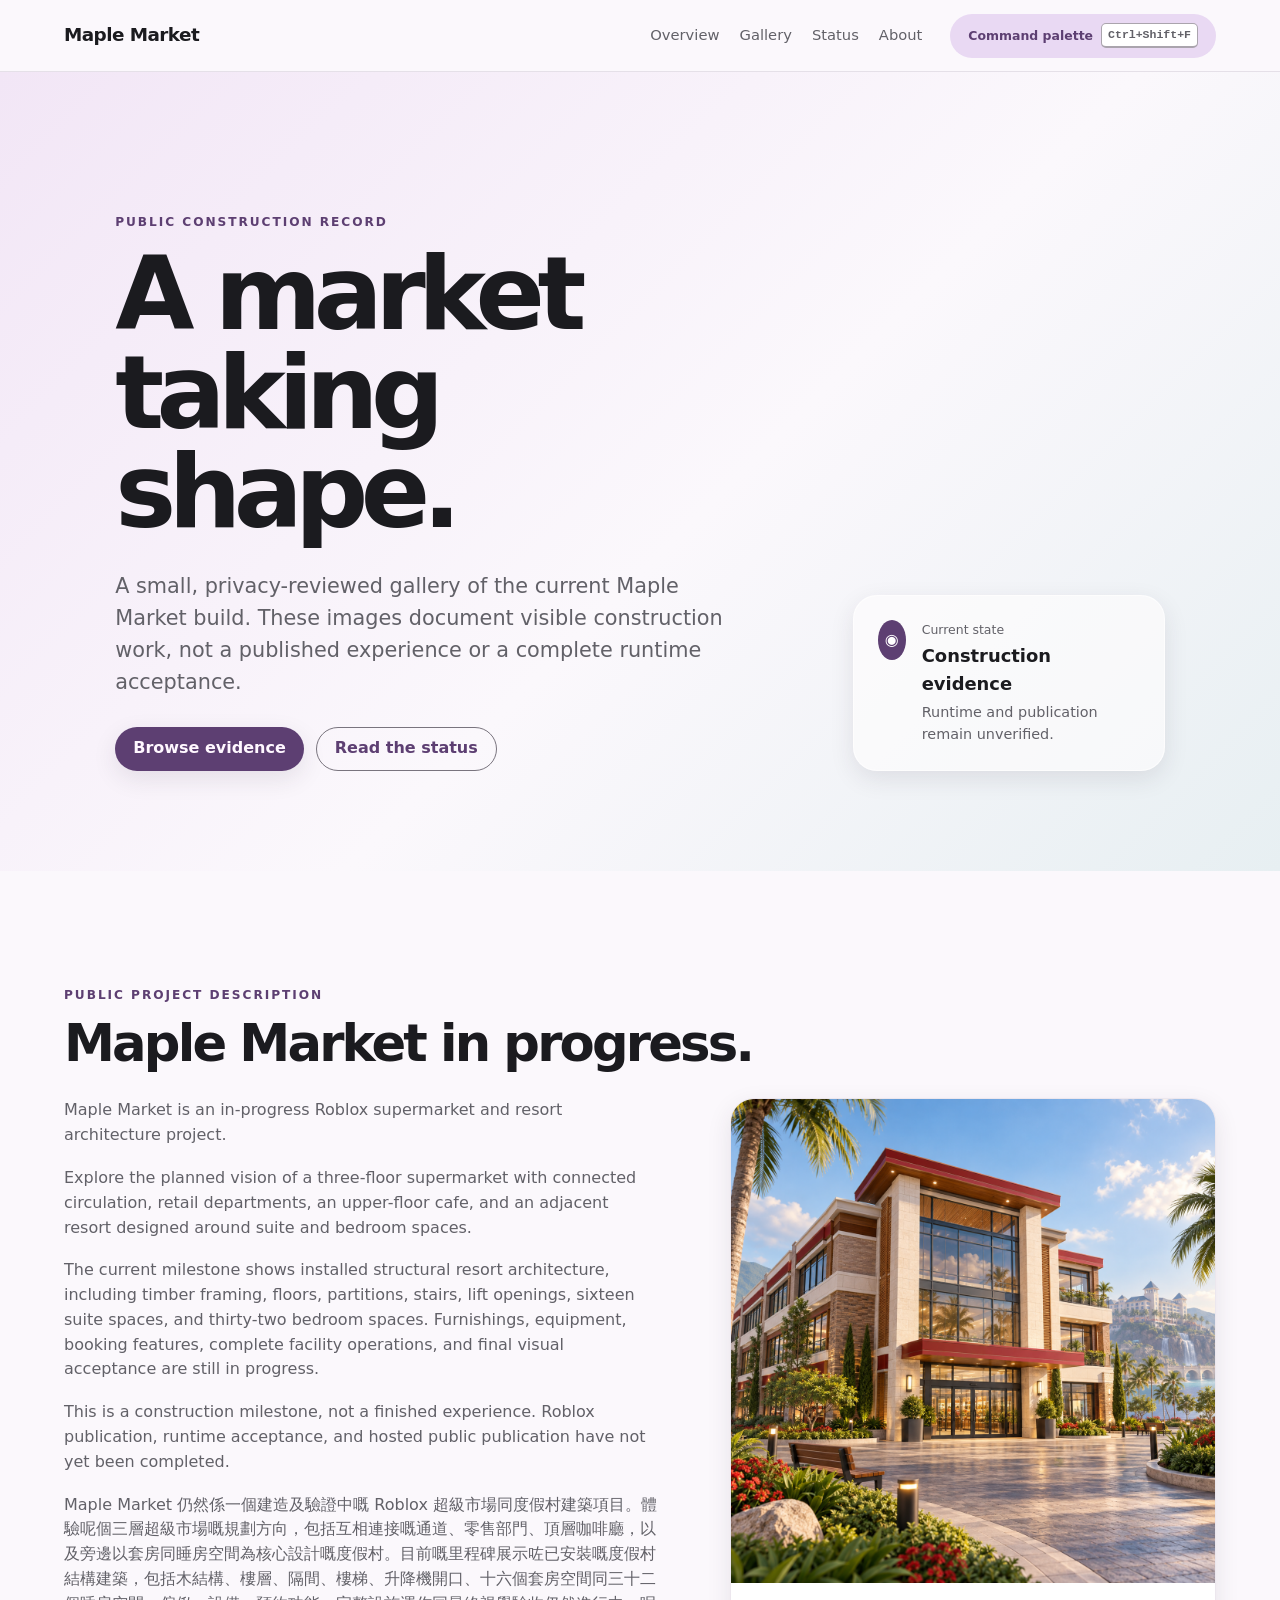
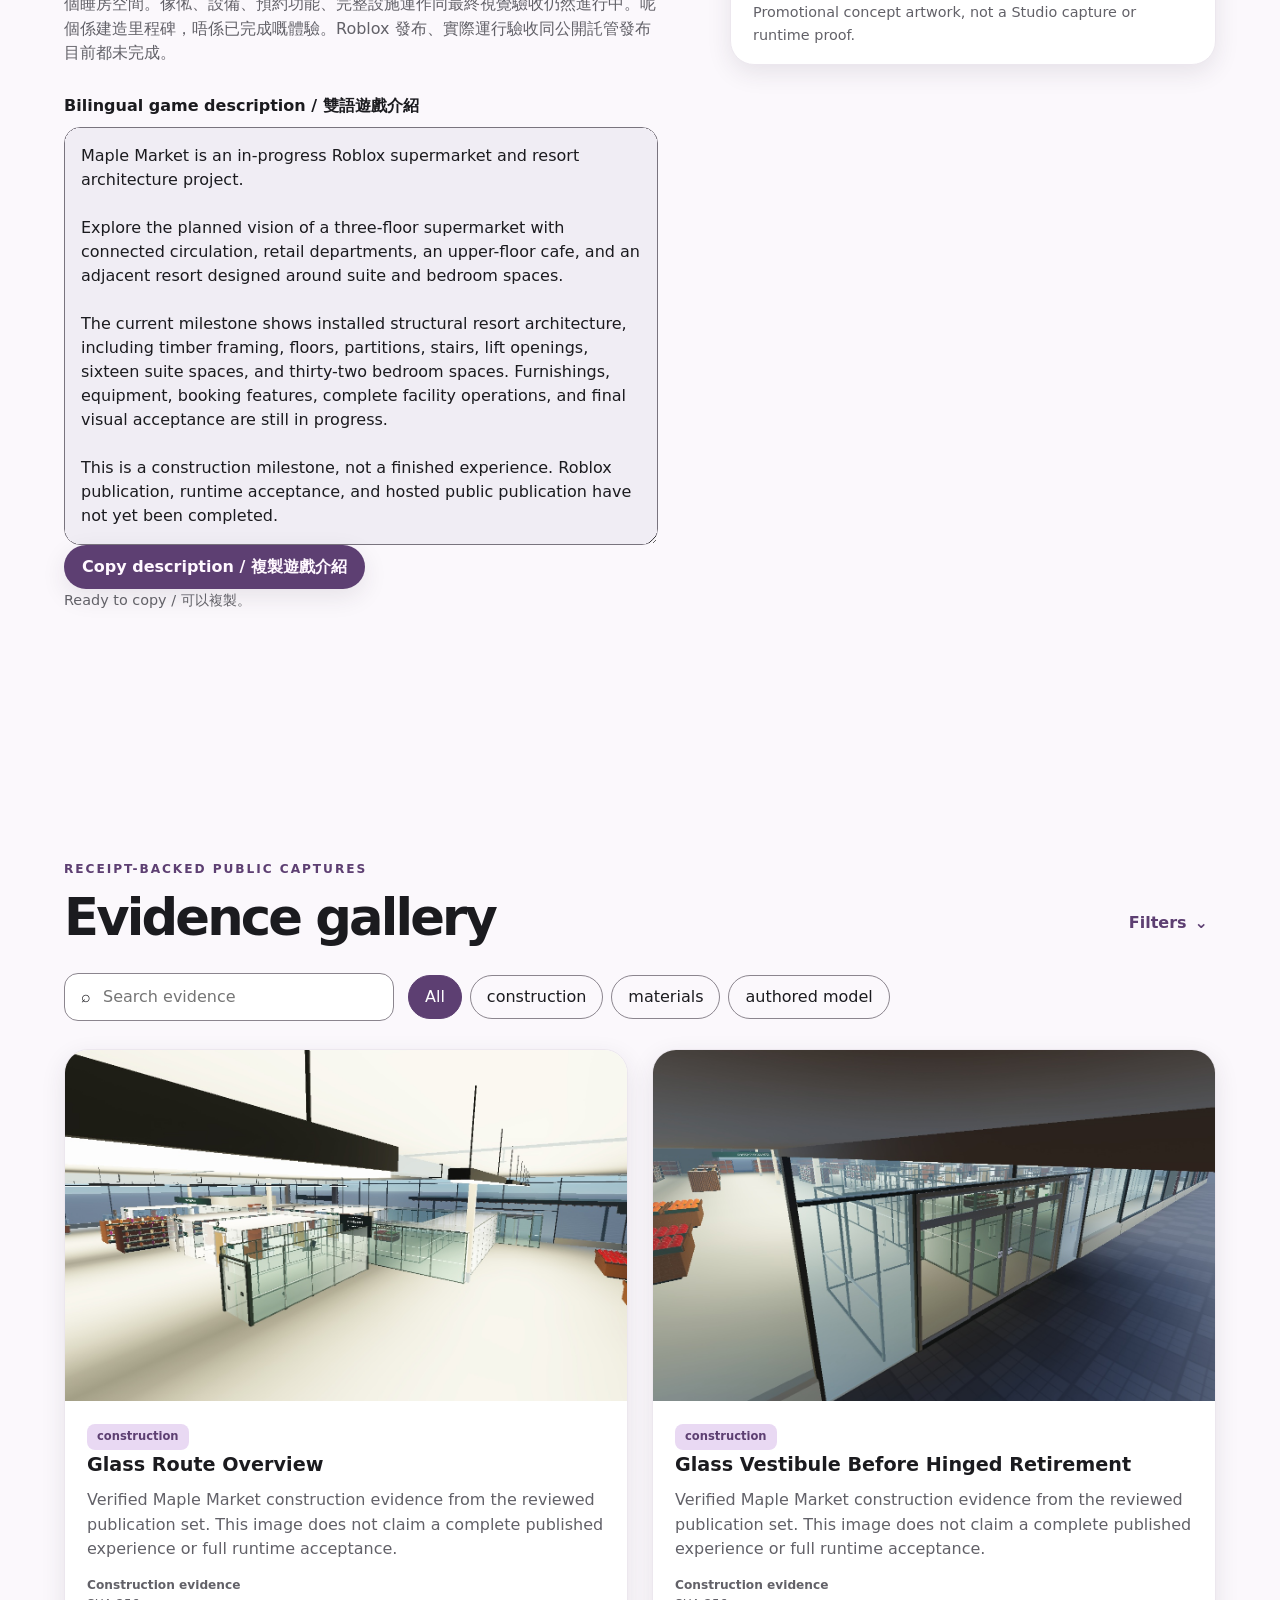
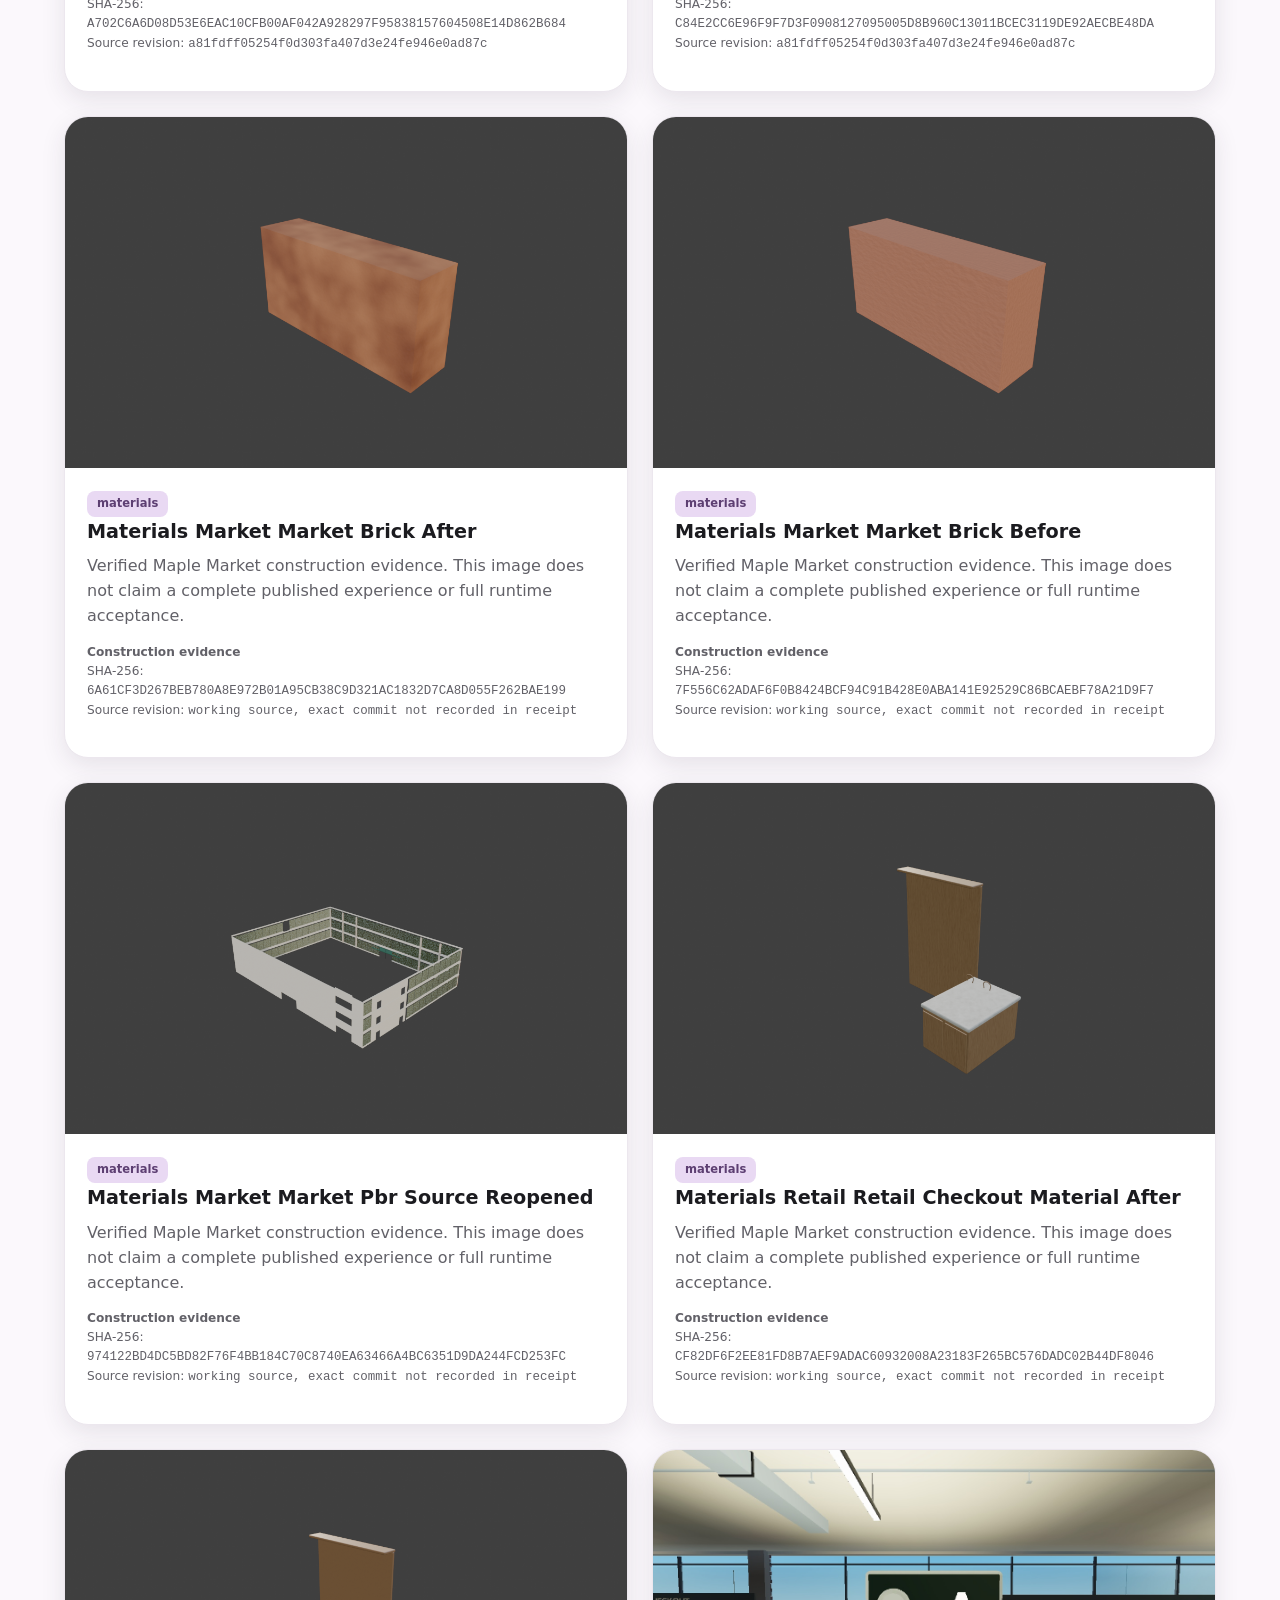
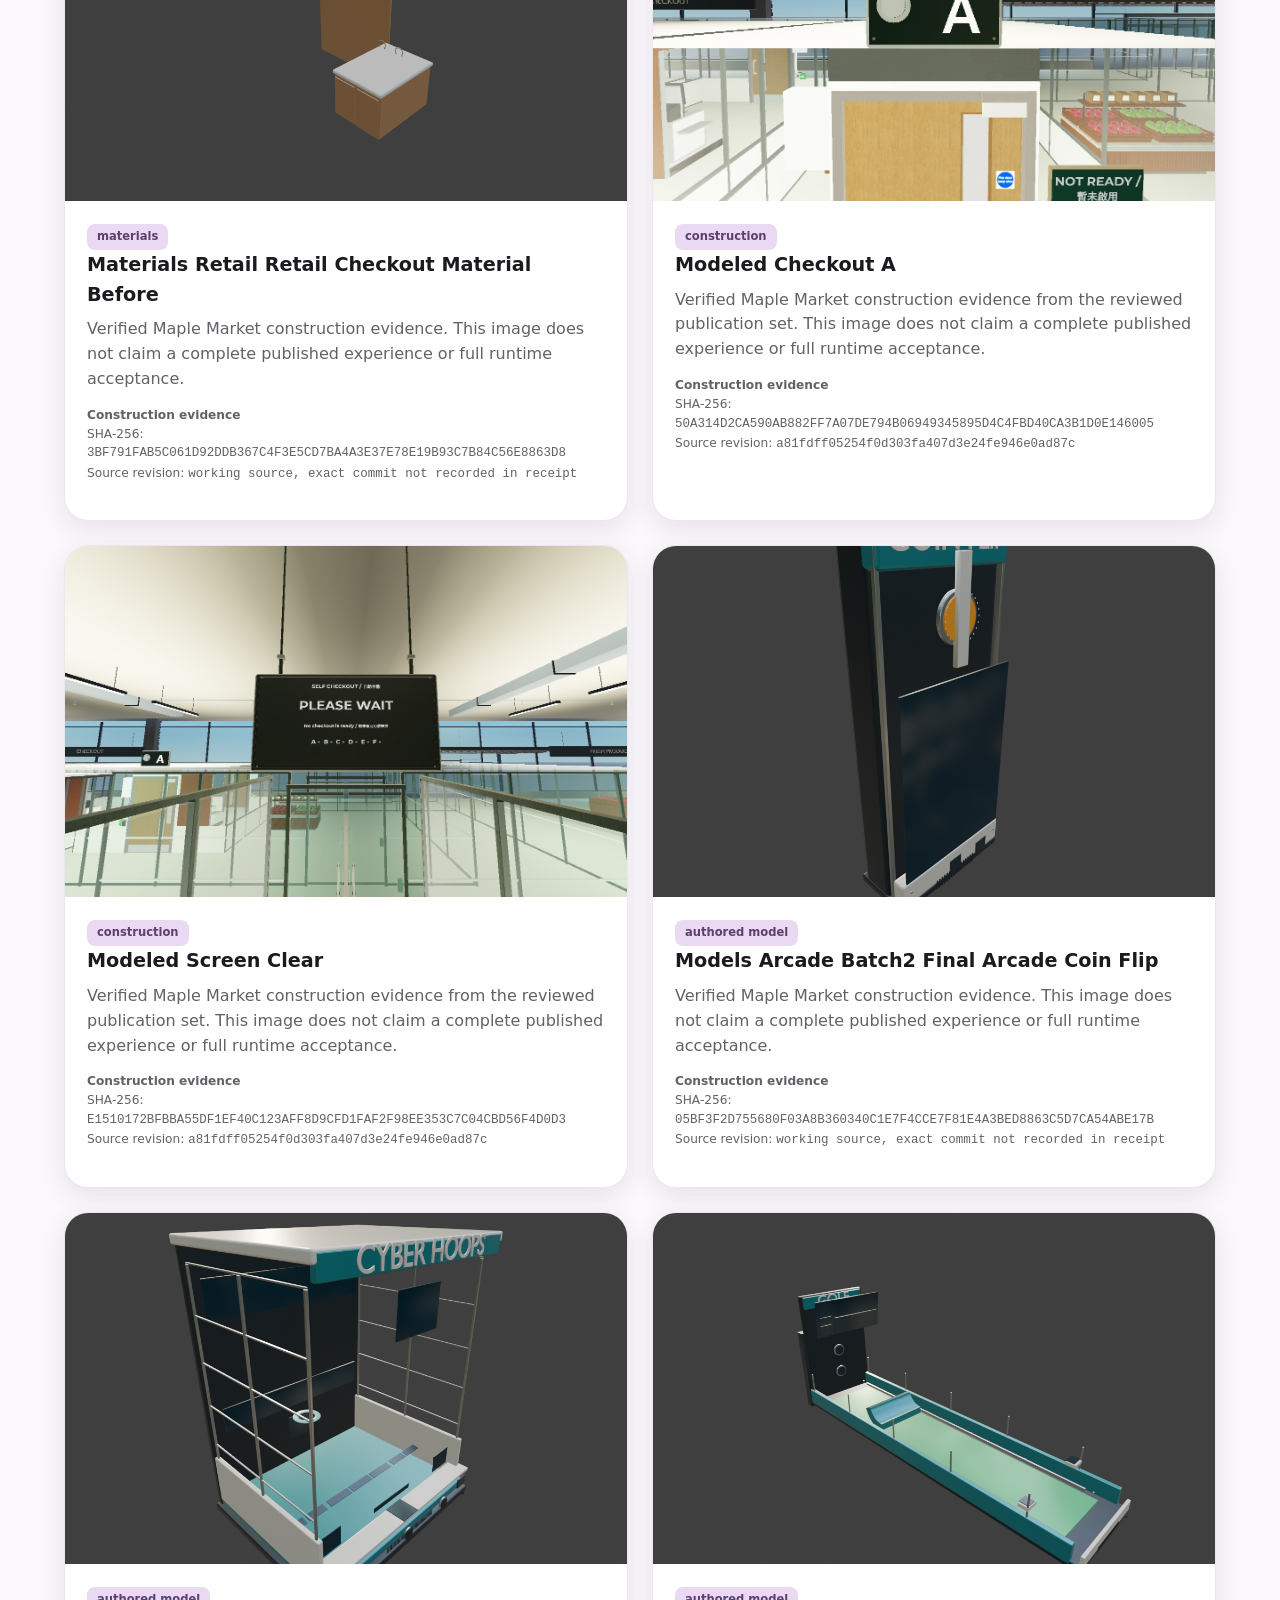
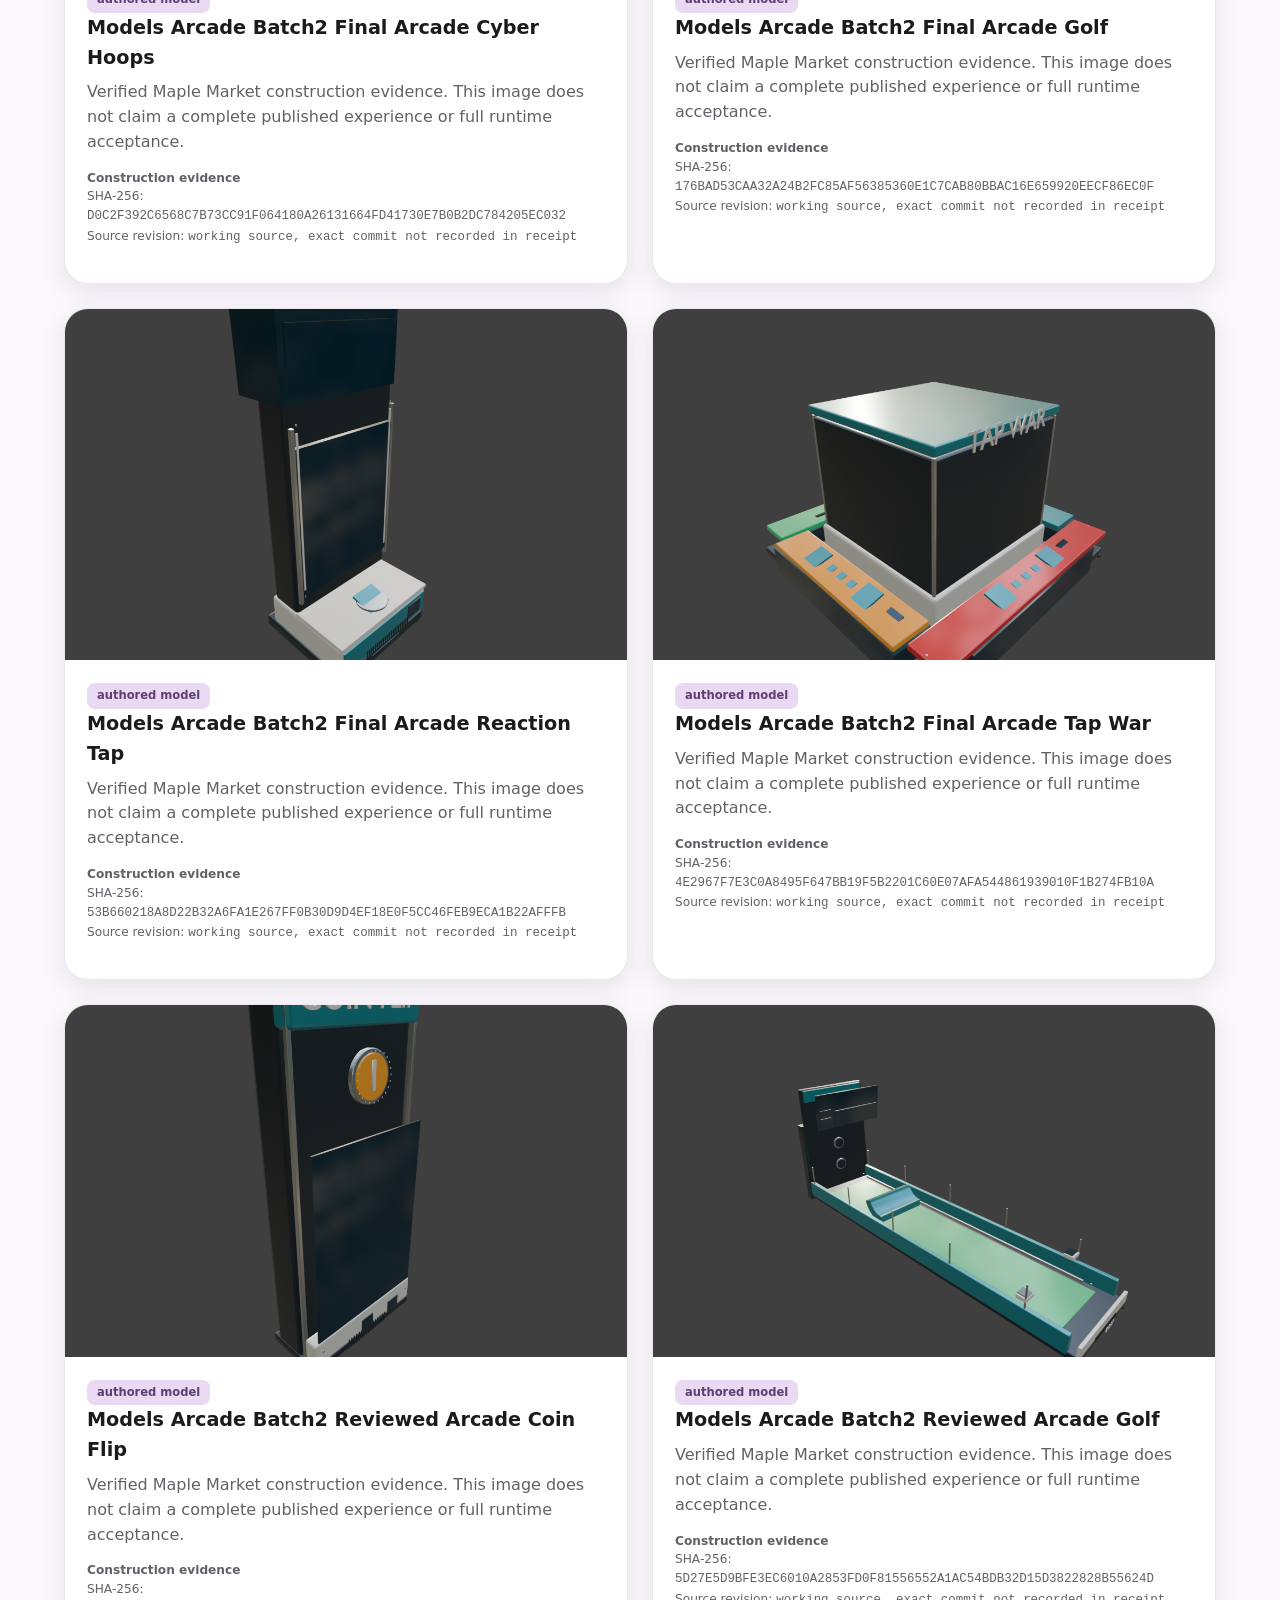
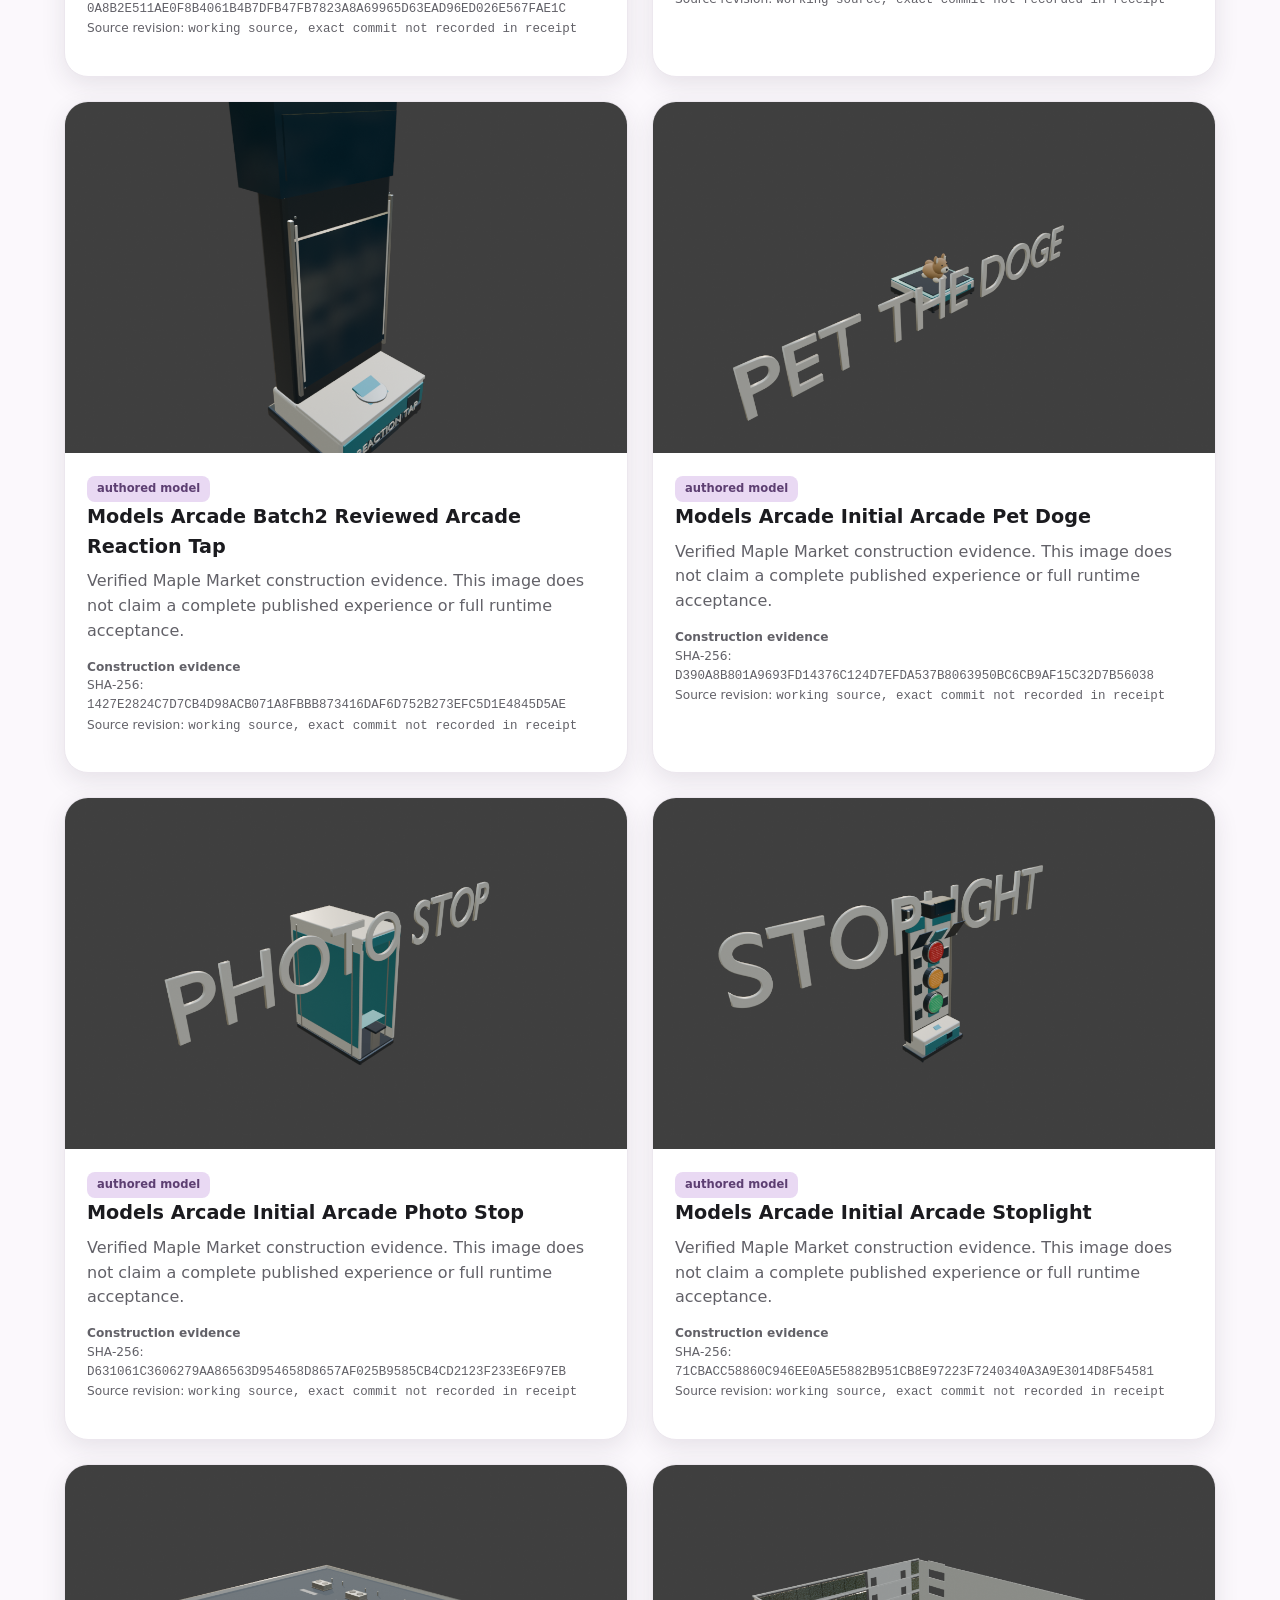
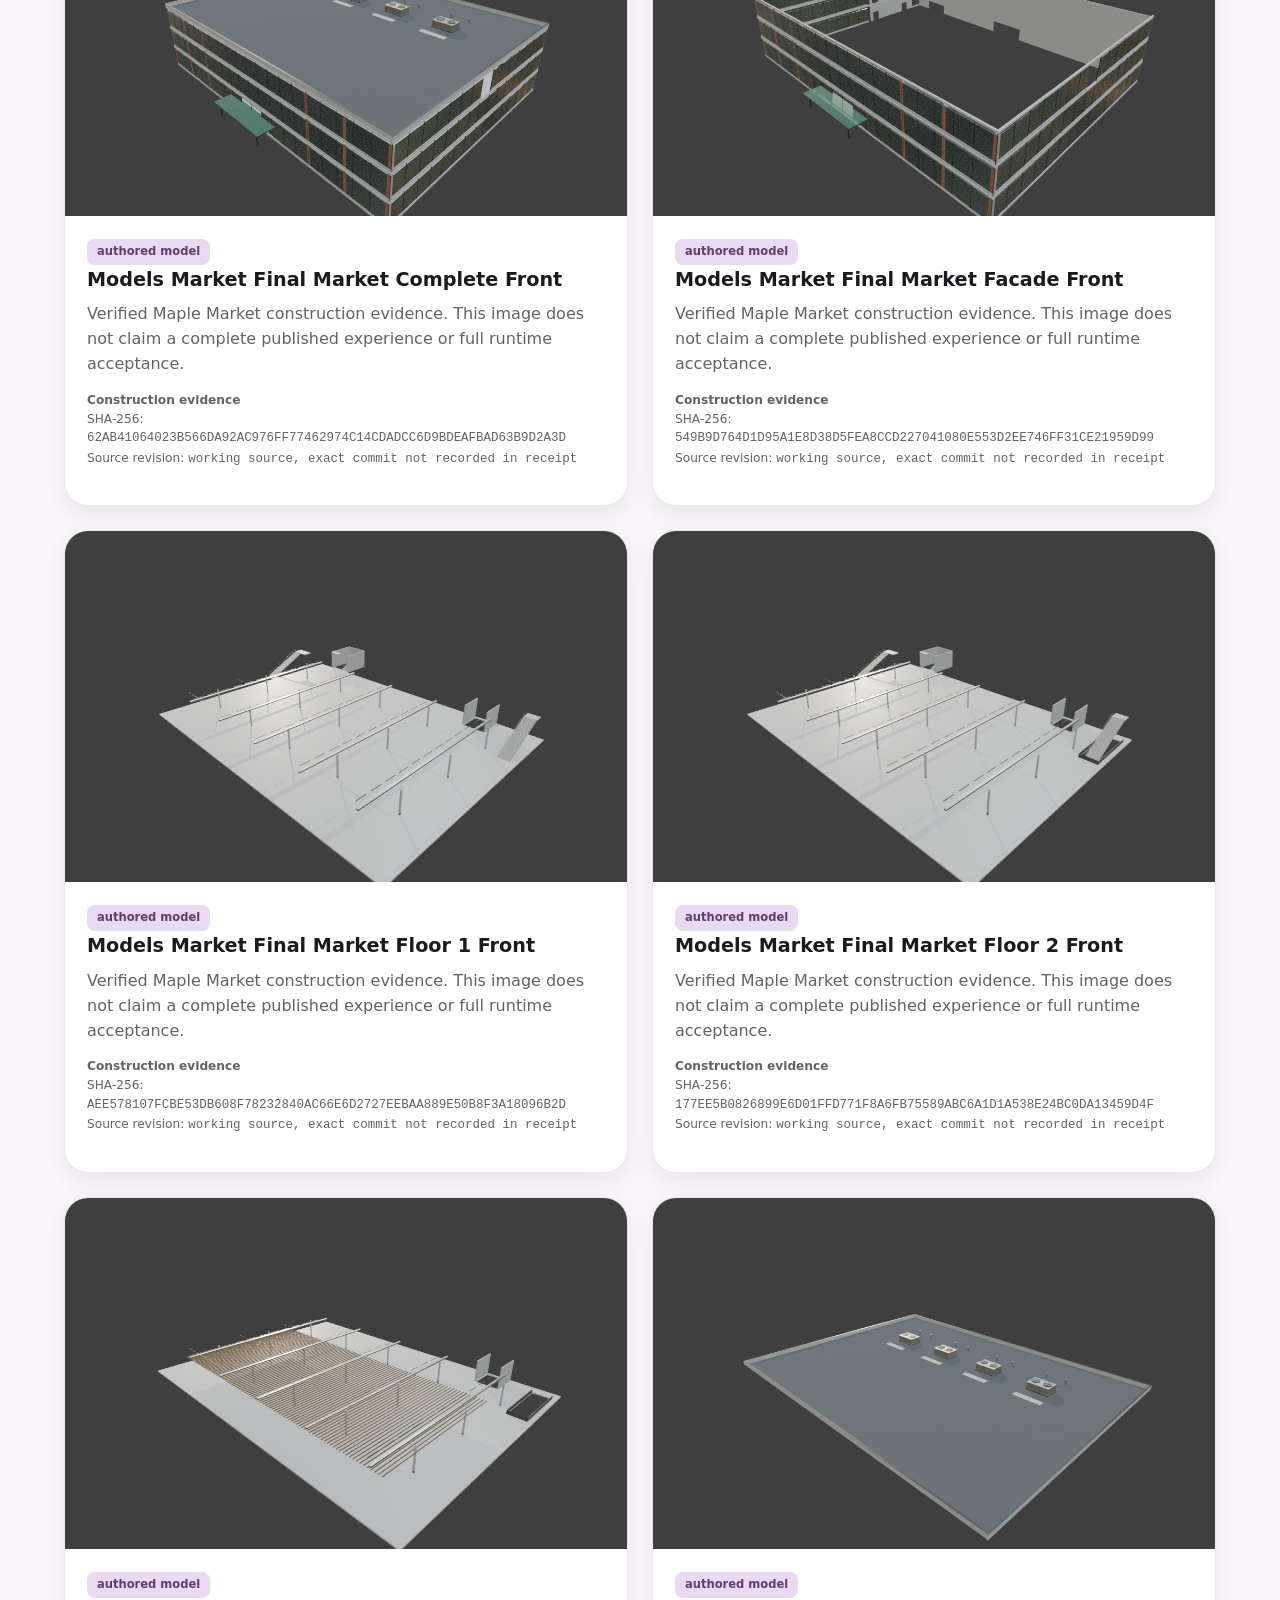
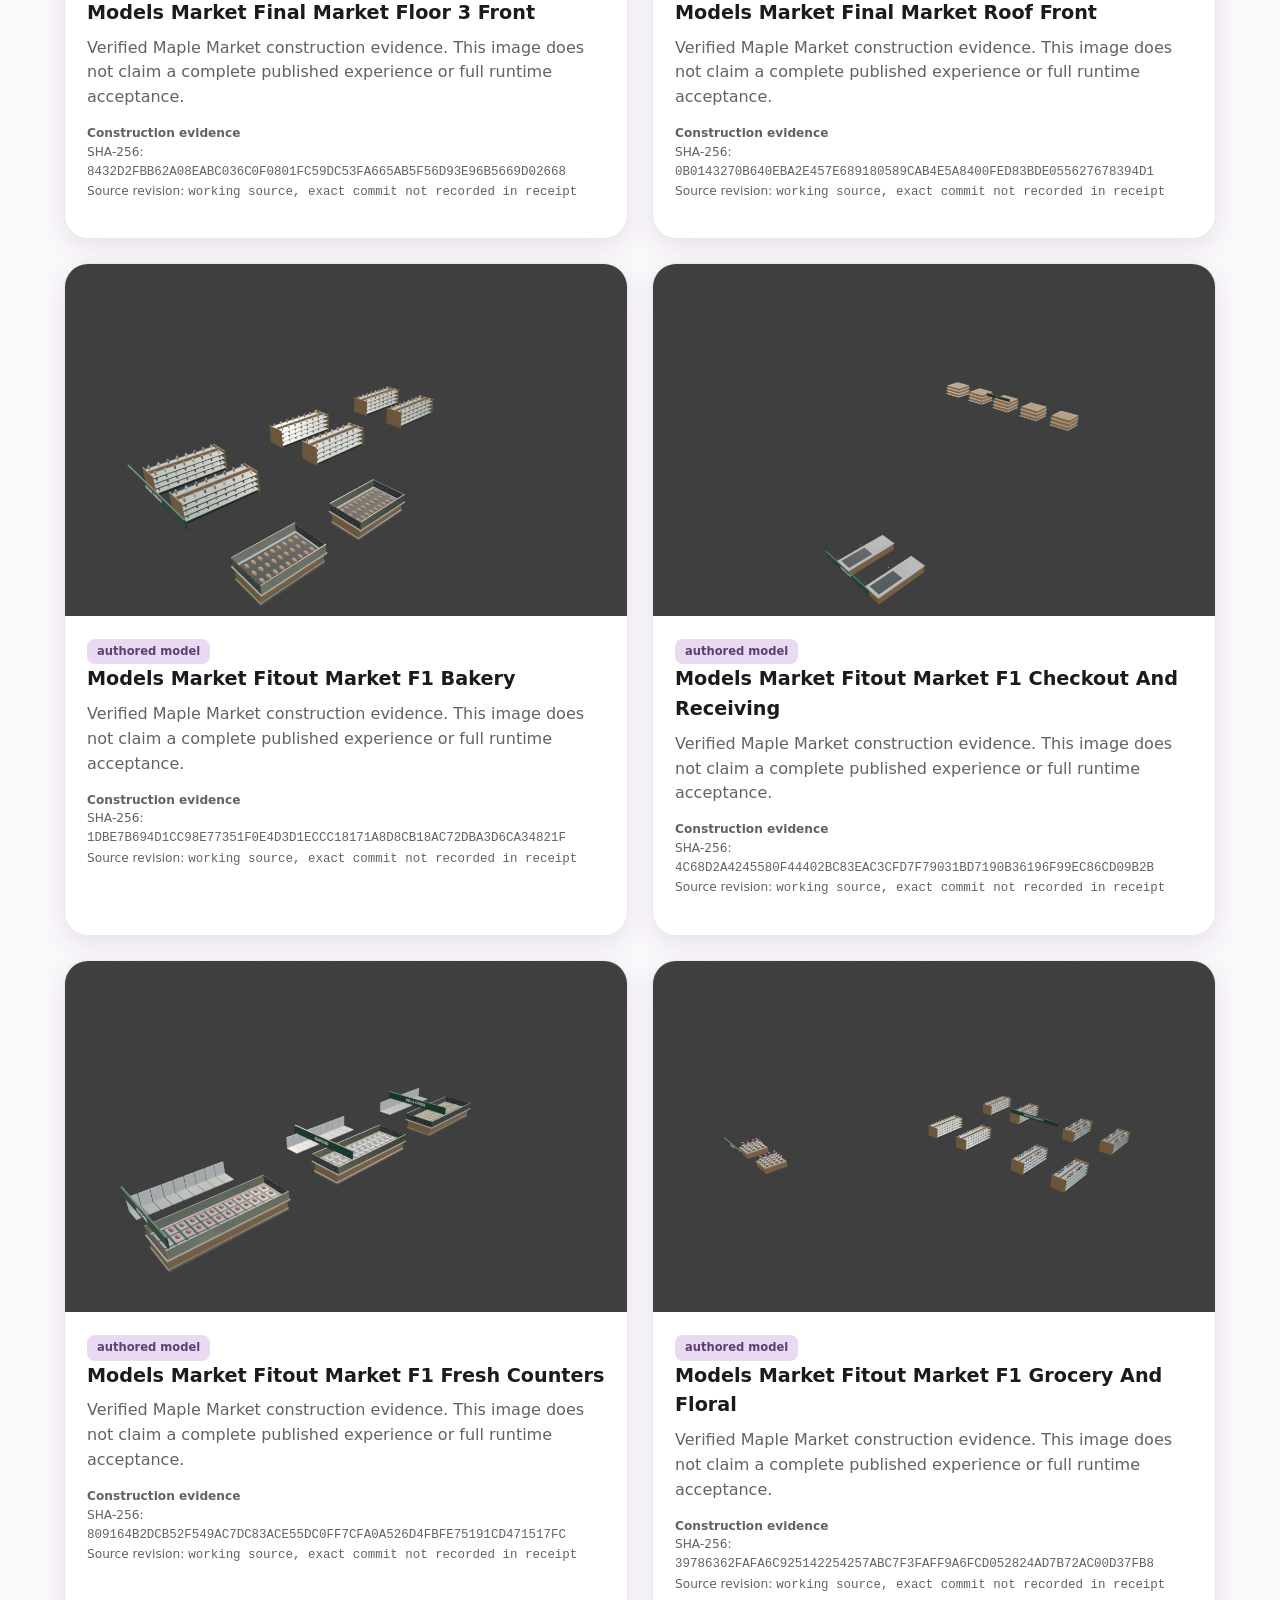
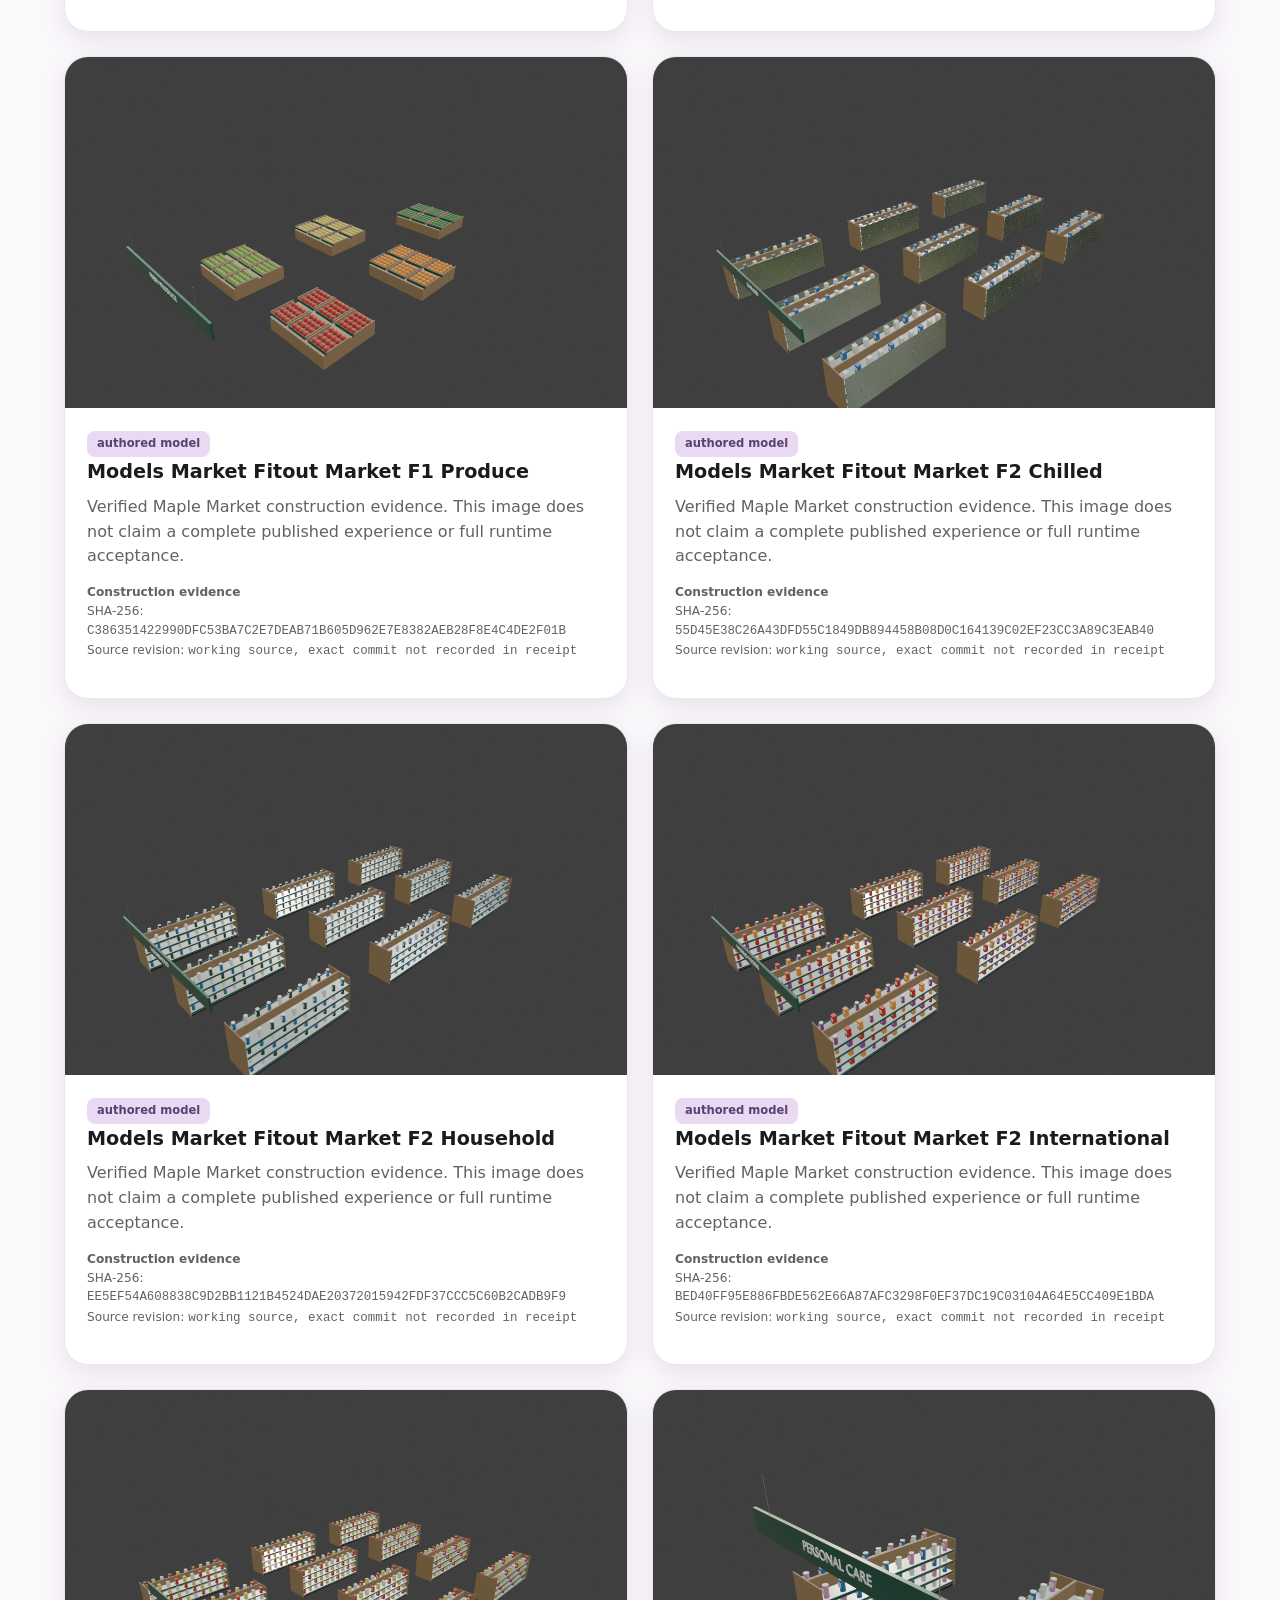
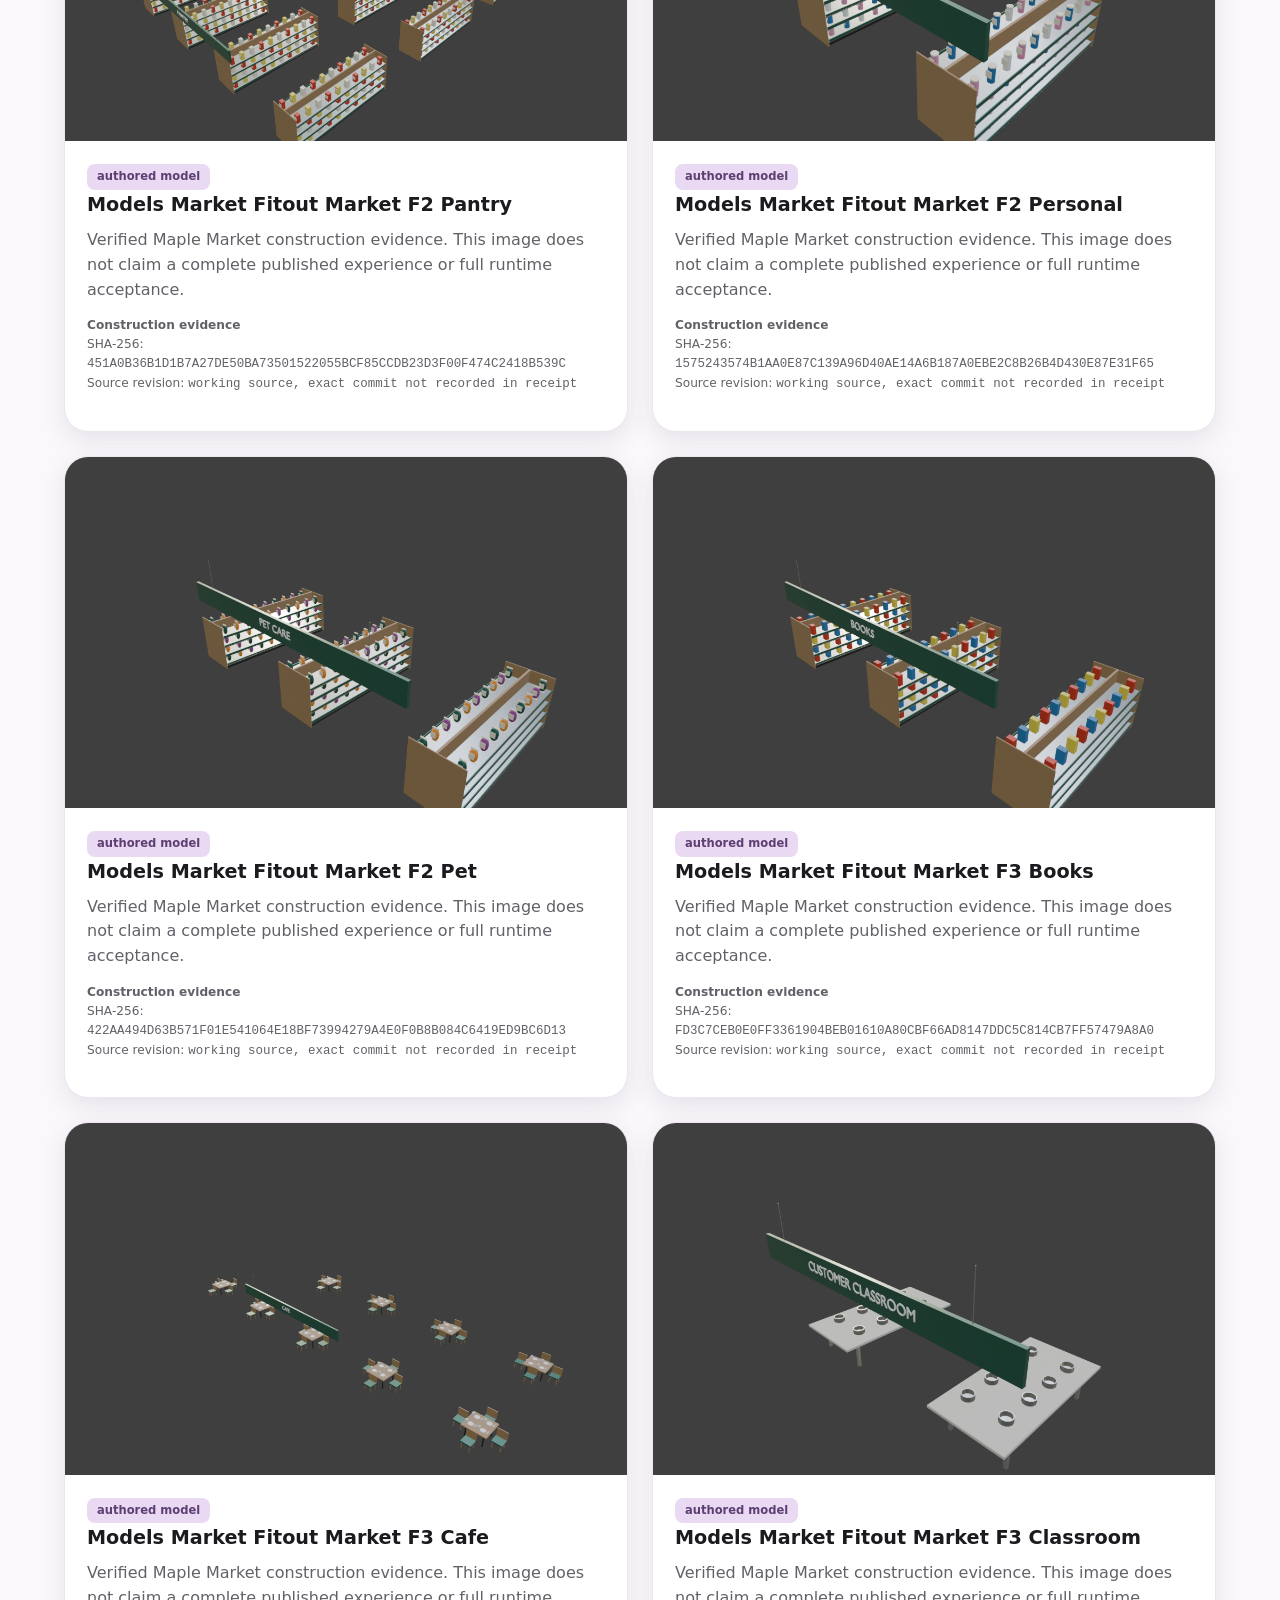
<file: docs/index.html>
<!doctype html>
<html lang="en">
<head>
  <meta charset="utf-8">
  <meta name="viewport" content="width=device-width, initial-scale=1">
  <meta name="description" content="Privacy-reviewed construction evidence for Maple Market.">
  <title>Maple Market | Evidence gallery</title>
  <link rel="stylesheet" href="styles.css">
</head>
<body>
  <header class="topbar">
    <a class="brand" href="#top" aria-label="Maple Market evidence home">Maple Market</a>
    <nav aria-label="Primary navigation">
      <a href="#overview">Overview</a>
      <a href="#gallery">Gallery</a>
      <a href="#status">Status</a>
      <a href="#about">About</a>
    </nav>
    <button class="md-button tonal" id="palette-button" type="button" aria-haspopup="dialog" aria-controls="palette">Command palette <kbd>Ctrl+Shift+F</kbd></button>
  </header>

  <main id="top">
    <section class="hero" aria-labelledby="hero-title">
      <div class="hero-copy">
        <p class="eyebrow">Public construction record</p>
        <h1 id="hero-title">A market taking shape.</h1>
        <p class="hero-lede">A small, privacy-reviewed gallery of the current Maple Market build. These images document visible construction work, not a published experience or a complete runtime acceptance.</p>
        <div class="hero-actions">
          <a class="md-button filled" href="#gallery">Browse evidence</a>
          <a class="md-button outlined" href="#status">Read the status</a>
        </div>
      </div>
      <aside class="status-card" aria-label="Current evidence status">
        <span class="status-icon" aria-hidden="true">◉</span>
        <div>
          <p class="card-label">Current state</p>
          <strong>Construction evidence</strong>
          <p class="muted">Runtime and publication remain unverified.</p>
        </div>
      </aside>
    </section>

    <section id="overview" class="content-section game-overview" aria-labelledby="overview-title">
      <div class="section-heading">
        <div>
          <p class="eyebrow">Public project description</p>
          <h2 id="overview-title">Maple Market in progress.</h2>
        </div>
      </div>
      <div class="game-overview-grid">
        <div class="game-copy">
          <p>Maple Market is an in-progress Roblox supermarket and resort architecture project.</p>
          <p>Explore the planned vision of a three-floor supermarket with connected circulation, retail departments, an upper-floor cafe, and an adjacent resort designed around suite and bedroom spaces.</p>
          <p>The current milestone shows installed structural resort architecture, including timber framing, floors, partitions, stairs, lift openings, sixteen suite spaces, and thirty-two bedroom spaces. Furnishings, equipment, booking features, complete facility operations, and final visual acceptance are still in progress.</p>
          <p>This is a construction milestone, not a finished experience. Roblox publication, runtime acceptance, and hosted public publication have not yet been completed.</p>
          <p lang="zh-Hant">Maple Market 仍然係一個建造及驗證中嘅 Roblox 超級市場同度假村建築項目。體驗呢個三層超級市場嘅規劃方向，包括互相連接嘅通道、零售部門、頂層咖啡廳，以及旁邊以套房同睡房空間為核心設計嘅度假村。目前嘅里程碑展示咗已安裝嘅度假村結構建築，包括木結構、樓層、隔間、樓梯、升降機開口、十六個套房空間同三十二個睡房空間。傢俬、設備、預約功能、完整設施運作同最終視覺驗收仍然進行中。呢個係建造里程碑，唔係已完成嘅體驗。Roblox 發布、實際運行驗收同公開託管發布目前都未完成。</p>
          <label class="copy-label" for="game-description-copy">Bilingual game description / 雙語遊戲介紹</label>
          <textarea class="copy-source" id="game-description-copy" rows="16" readonly aria-describedby="game-description-copy-status">Maple Market is an in-progress Roblox supermarket and resort architecture project.

Explore the planned vision of a three-floor supermarket with connected circulation, retail departments, an upper-floor cafe, and an adjacent resort designed around suite and bedroom spaces.

The current milestone shows installed structural resort architecture, including timber framing, floors, partitions, stairs, lift openings, sixteen suite spaces, and thirty-two bedroom spaces. Furnishings, equipment, booking features, complete facility operations, and final visual acceptance are still in progress.

This is a construction milestone, not a finished experience. Roblox publication, runtime acceptance, and hosted public publication have not yet been completed.

Maple Market 仍然係一個建造及驗證中嘅 Roblox 超級市場同度假村建築項目。

體驗呢個三層超級市場嘅規劃方向，包括互相連接嘅通道、零售部門、頂層咖啡廳，以及旁邊以套房同睡房空間為核心設計嘅度假村。

目前嘅里程碑展示咗已安裝嘅度假村結構建築，包括木結構、樓層、隔間、樓梯、升降機開口、十六個套房空間同三十二個睡房空間。傢俬、設備、預約功能、完整設施運作同最終視覺驗收仍然進行中。

呢個係建造里程碑，唔係已完成嘅體驗。Roblox 發布、實際運行驗收同公開託管發布目前都未完成。</textarea>
          <button class="md-button filled" id="copy-game-description" type="button" aria-describedby="game-description-copy-status">Copy description / 複製遊戲介紹</button>
          <p class="copy-status" id="game-description-copy-status" role="status" aria-live="polite">Ready to copy / 可以複製。</p>
          <noscript>Select the description above and copy it manually. / 請選取上面的介紹再手動複製。</noscript>
        </div>
        <figure class="thumbnail-card">
          <img src="images/maple-market-thumbnail-20260913.png" alt="Maple Market promotional concept art showing a three-floor supermarket exterior">
          <figcaption>Promotional concept artwork, not a Studio capture or runtime proof.</figcaption>
        </figure>
      </div>
    </section>

    <section id="gallery" class="content-section" aria-labelledby="gallery-title">
      <div class="section-heading">
        <div>
          <p class="eyebrow">Receipt-backed public captures</p>
          <h2 id="gallery-title">Evidence gallery</h2>
        </div>
        <button class="md-button text-button" id="filter-toggle" type="button" aria-expanded="true" aria-controls="filters">Filters <span aria-hidden="true">⌄</span></button>
      </div>
      <div id="filters" class="filter-bar" role="search">
        <label class="search-field">
          <span aria-hidden="true">⌕</span>
          <span class="sr-only">Search evidence</span>
          <input id="search" type="search" placeholder="Search evidence" autocomplete="off">
        </label>
        <div class="filter-chips" role="group" aria-label="Evidence category">
          <button class="chip active" type="button" data-filter="all" aria-pressed="true">All</button>
          <button class="chip" type="button" data-filter="construction" aria-pressed="false">Construction</button>
          <button class="chip" type="button" data-filter="authored-model" aria-pressed="false">Authored model</button>
        </div>
      </div>
      <div id="gallery-grid" class="gallery-grid" aria-live="polite"></div>
      <p id="empty-state" class="empty-state" hidden>No evidence matches that search.</p>
    </section>

    <section id="status" class="content-section status-section" aria-labelledby="status-title">
      <div class="section-heading"><div><p class="eyebrow">Read before sharing</p><h2 id="status-title">What these captures prove</h2></div></div>
      <div class="status-grid">
        <article class="info-card"><span class="card-number">01</span><h3>Visible construction</h3><p>The selected images show modeled retail and circulation elements from the current construction pass.</p></article>
        <article class="info-card"><span class="card-number">02</span><h3>Not runtime acceptance</h3><p>These still captures do not prove purchases, two-client behavior, performance, or a completed playable release.</p></article>
        <article class="info-card"><span class="card-number">03</span><h3>Privacy boundary</h3><p>This public gallery omits sensitive interior views, account information, source code, and operational receipts.</p></article>
      </div>
    </section>

    <section id="about" class="content-section about-section" aria-labelledby="about-title">
      <div><p class="eyebrow">Provenance</p><h2 id="about-title">Small gallery, clear record.</h2></div>
        <div class="about-copy"><p>Every image is copied from the actual Maple Market source repository and listed with its SHA-256, source revision, capture context, and verification state. The public site contains no external scripts, fonts, analytics, or hidden downloads.</p><p class="provenance-line"><strong>Version:</strong> <span id="version">Loading</span><br><strong>Updated:</strong> <span id="updated">Loading</span><br><strong>Source revision:</strong> <code id="source-revision">Loading</code></p></div>
    </section>
  </main>

  <footer><span>Maple Market evidence</span><span>Version <span id="footer-version">0.5.0-preview</span> · Updated <span id="footer-updated">2026-09-13 00:58:06 EDT</span></span></footer>

  <dialog id="palette" aria-labelledby="palette-title">
    <div class="palette-head"><h2 id="palette-title">Command palette</h2><button class="icon-button" id="palette-close" type="button" aria-label="Close command palette">×</button></div>
    <label class="search-field palette-search"><span aria-hidden="true">⌕</span><span class="sr-only">Find a command</span><input id="palette-search" type="search" placeholder="Find a section or action"></label>
    <div id="palette-results" class="palette-results" role="listbox" aria-label="Commands"></div>
    <p class="palette-hint"><kbd>↑</kbd><kbd>↓</kbd> to move <kbd>Enter</kbd> to select <kbd>Esc</kbd> to close</p>
  </dialog>
  <script src="app.js"></script>
  <script src="copy-description.js"></script>
</body>
</html>
</file>
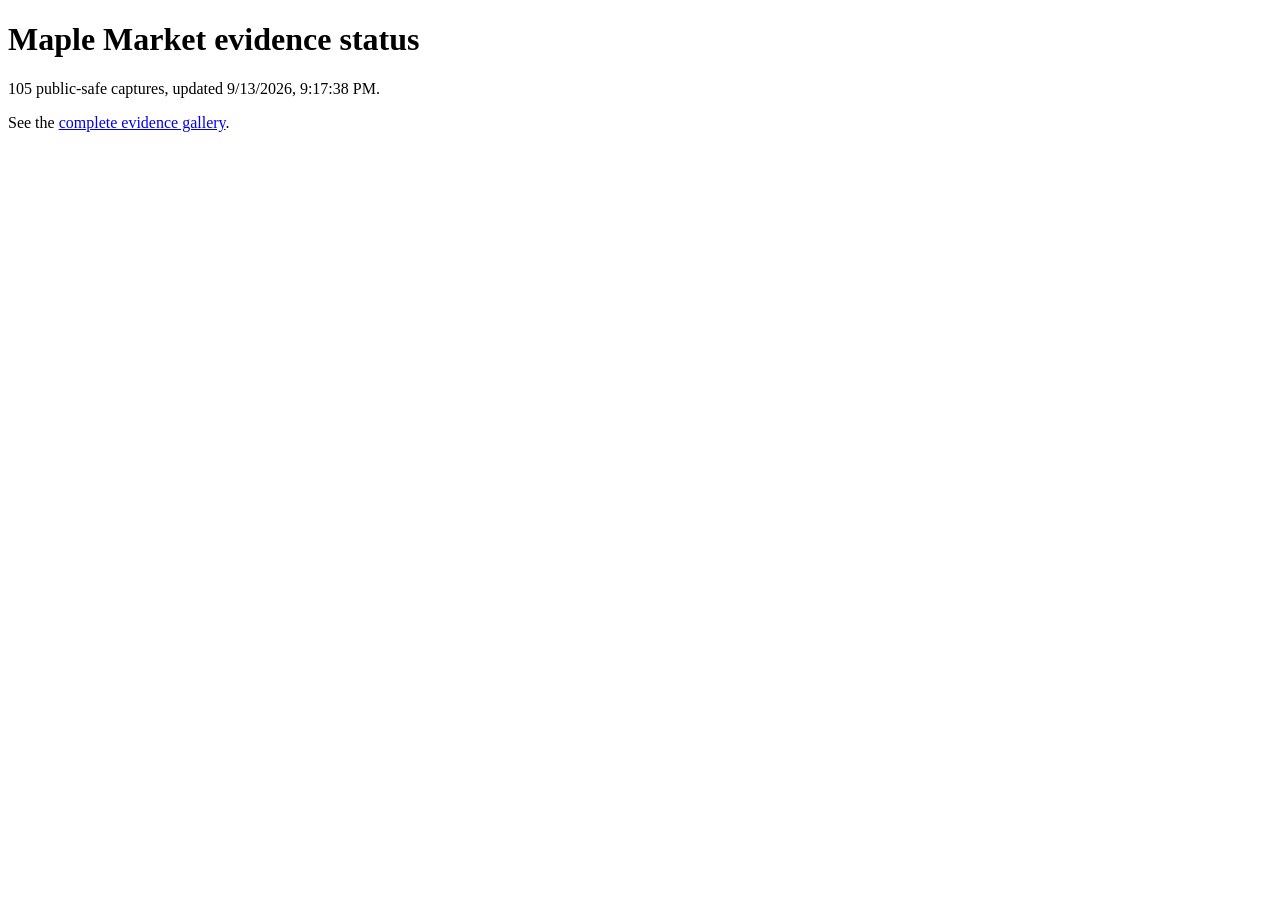
<file: docs/status.html>
<!doctype html>
<html lang="en">
<head><meta charset="utf-8"><meta name="viewport" content="width=device-width, initial-scale=1"><title>Maple Market evidence status</title></head>
<body>
  <main>
    <h1>Maple Market evidence status</h1>
    <p id="state">Loading the current public evidence manifest.</p>
    <p>See the <a href="index.html">complete evidence gallery</a>.</p>
  </main>
  <script>
    fetch('provenance.json').then(response => response.json()).then(data => {
      document.querySelector('#state').textContent = `${data.captures.length} public-safe captures, updated ${new Date(data.updatedAt).toLocaleString()}.`;
    }).catch(() => { document.querySelector('#state').textContent = 'The evidence manifest is unavailable.'; });
  </script>
</body>
</html>
</file>
<file: docs/styles.css>
:root{color-scheme:light;--ink:#1b1b1f;--muted:#626168;--surface:#fbf8fc;--surface-2:#f0edf4;--primary:#5d3f72;--primary-ink:#fff8ff;--secondary:#e9d9f3;--outline:#79747e;--shadow:0 8px 24px #30253b1a;--radius:24px;font-family:Inter,ui-sans-serif,system-ui,-apple-system,BlinkMacSystemFont,"Segoe UI",sans-serif}*{box-sizing:border-box}html{scroll-behavior:smooth}body{margin:0;background:var(--surface);color:var(--ink);line-height:1.55}a{color:inherit}button,input{font:inherit}.topbar{position:sticky;top:0;z-index:4;display:flex;align-items:center;gap:28px;min-height:72px;padding:12px clamp(20px,5vw,80px);background:#fbf8fceb;backdrop-filter:blur(12px);border-bottom:1px solid #e5e0e8}.brand{font-weight:800;letter-spacing:-.03em;text-decoration:none;font-size:1.15rem;margin-right:auto}.topbar nav{display:flex;gap:20px;font-size:.92rem}.topbar nav a{text-decoration:none;color:var(--muted)}.topbar nav a:hover,.topbar nav a:focus-visible{color:var(--primary)}kbd{font-size:.72rem;padding:2px 6px;border:1px solid #aaa4ad;border-bottom-width:2px;border-radius:5px;background:#fff;color:var(--muted)}.md-button{display:inline-flex;align-items:center;justify-content:center;gap:8px;min-height:44px;padding:0 18px;border:0;border-radius:999px;font-weight:700;text-decoration:none;cursor:pointer;transition:transform .18s ease,box-shadow .18s ease,background .18s ease}.md-button:hover{transform:translateY(-1px)}.md-button:focus-visible,.chip:focus-visible,.icon-button:focus-visible,input:focus-visible{outline:3px solid #9a6bbc;outline-offset:3px}.tonal{background:var(--secondary);color:var(--primary);font-size:.78rem}.filled{background:var(--primary);color:var(--primary-ink);box-shadow:var(--shadow)}.outlined{border:1px solid var(--outline);color:var(--primary);background:transparent}.text-button{background:transparent;color:var(--primary);padding-inline:8px}.hero{display:grid;grid-template-columns:minmax(0,1.35fr) minmax(280px,.65fr);gap:clamp(32px,7vw,100px);align-items:end;padding:clamp(72px,11vw,150px) clamp(20px,9vw,140px) 100px;background:linear-gradient(135deg,#f2e6f6 0%,#fbf8fc 55%,#e7eff2 100%)}.eyebrow{margin:0 0 12px;color:var(--primary);font-size:.76rem;font-weight:800;letter-spacing:.16em;text-transform:uppercase}.hero h1{max-width:780px;margin:0;font-size:clamp(3.1rem,8vw,7.4rem);line-height:.97;letter-spacing:-.075em}.hero-lede{max-width:640px;margin:28px 0;color:var(--muted);font-size:clamp(1.05rem,2vw,1.3rem)}.hero-actions{display:flex;flex-wrap:wrap;gap:12px}.status-card{display:flex;gap:16px;align-items:flex-start;padding:24px;border-radius:var(--radius);background:#fffdfd99;border:1px solid #ffffffaa;box-shadow:var(--shadow)}.status-icon{display:grid;place-items:center;width:40px;height:40px;border-radius:50%;background:var(--primary);color:white}.card-label{margin:0;color:var(--muted);font-size:.78rem}.status-card strong{display:block;margin:3px 0;font-size:1.12rem}.muted{margin:0;color:var(--muted);font-size:.9rem}.content-section{max-width:1280px;margin:0 auto;padding:clamp(64px,9vw,120px) clamp(20px,5vw,64px)}.section-heading{display:flex;align-items:end;justify-content:space-between;gap:20px;margin-bottom:28px}.section-heading h2,.about-section h2{margin:0;font-size:clamp(2rem,4vw,3.7rem);line-height:1.05;letter-spacing:-.055em}.filter-bar{display:flex;flex-wrap:wrap;gap:14px;align-items:center;margin-bottom:28px}.search-field{display:flex;align-items:center;gap:10px;min-height:48px;padding:0 16px;border:1px solid #8b858e;border-radius:14px;background:#fff;min-width:min(100%,330px)}.search-field input{width:100%;border:0;outline:0;background:transparent;color:var(--ink)}.filter-chips{display:flex;gap:8px;flex-wrap:wrap}.chip{border:1px solid #8b858e;background:transparent;color:var(--ink);border-radius:999px;padding:9px 16px;cursor:pointer}.chip.active{background:var(--primary);color:#fff;border-color:var(--primary)}.gallery-grid{display:grid;grid-template-columns:repeat(2,minmax(0,1fr));gap:24px}.gallery-card{overflow:hidden;margin:0;border-radius:var(--radius);background:white;box-shadow:var(--shadow);border:1px solid #ece7ee}.gallery-card img{display:block;width:100%;aspect-ratio:16/10;object-fit:cover;background:#ded9df}.gallery-card figcaption{padding:22px}.gallery-card h3{margin:0 0 8px;font-size:1.2rem}.gallery-card p{margin:0 0 14px;color:var(--muted)}.tag{display:inline-block;padding:4px 10px;border-radius:8px;background:var(--secondary);color:var(--primary);font-size:.72rem;font-weight:800}.meta{margin-top:14px!important;font-size:.76rem;overflow-wrap:anywhere}.empty-state{padding:40px;text-align:center;color:var(--muted);background:var(--surface-2);border-radius:var(--radius)}.status-section{max-width:none;background:#28222c;color:#f7f1f8}.status-section .eyebrow{color:#dfb6f3}.status-grid{display:grid;grid-template-columns:repeat(3,1fr);gap:16px}.info-card{padding:26px;border:1px solid #ffffff29;border-radius:var(--radius);background:#ffffff0d}.info-card h3{margin:28px 0 8px;font-size:1.25rem}.info-card p{margin:0;color:#d4cbd8}.card-number{font-size:.78rem;color:#e0b9f3;font-weight:800}.about-section{display:grid;grid-template-columns:1fr 1fr;gap:60px}.about-copy{max-width:580px}.provenance-line{padding:18px;border-left:3px solid var(--primary);background:var(--surface-2);font-size:.9rem}code{font-size:.78rem;overflow-wrap:anywhere}footer{display:flex;justify-content:space-between;gap:16px;padding:28px clamp(20px,5vw,64px);border-top:1px solid #e5e0e8;color:var(--muted);font-size:.8rem}.sr-only{position:absolute;width:1px;height:1px;padding:0;margin:-1px;overflow:hidden;clip:rect(0,0,0,0);white-space:nowrap;border:0}dialog{width:min(620px,calc(100% - 32px));padding:0;border:0;border-radius:24px;box-shadow:0 24px 80px #17121c55;background:var(--surface);color:var(--ink)}dialog::backdrop{background:#17121c66;backdrop-filter:blur(4px)}.palette-head{display:flex;align-items:center;justify-content:space-between;padding:22px 24px 12px}.palette-head h2{margin:0;font-size:1.3rem}.icon-button{border:0;background:transparent;font-size:1.7rem;cursor:pointer;color:var(--muted)}.palette-search{margin:0 24px 12px}.palette-results{padding:4px 12px 12px}.palette-result{display:flex;width:100%;align-items:center;gap:12px;padding:13px 12px;border:0;border-radius:12px;background:transparent;text-align:left;cursor:pointer;color:var(--ink)}.palette-result:hover,.palette-result[aria-selected="true"]{background:var(--secondary)}.palette-result small{display:block;color:var(--muted)}.palette-hint{margin:0;padding:12px 24px 20px;color:var(--muted);font-size:.78rem}.palette-hint kbd{margin-right:4px}@media(max-width:760px){.topbar{gap:12px}.topbar nav{display:none}.tonal{padding-inline:12px}.tonal kbd{display:none}.hero{grid-template-columns:1fr;padding-top:72px}.gallery-grid,.status-grid,.about-section{grid-template-columns:1fr}.gallery-card img{aspect-ratio:16/11}.section-heading{align-items:start;flex-direction:column}footer{flex-direction:column}.about-section{gap:28px}}@media(prefers-color-scheme:dark){:root{color-scheme:dark;--ink:#eee8f0;--muted:#c9c0cb;--surface:#17141a;--surface-2:#27222b;--primary:#e4b8f5;--primary-ink:#301b3d;--secondary:#4a3155;--outline:#aaa1ac}body,.topbar{background:var(--surface)}.topbar{border-color:#ffffff1d}.hero{background:linear-gradient(135deg,#312439,#17141a 55%,#17242a)}.status-card,.gallery-card,.search-field,dialog{background:#211d24}.gallery-card{border-color:#ffffff18}.status-section{background:#0e0c10}footer{border-color:#ffffff1d}}
textarea{font:inherit}.md-button:focus-visible,textarea:focus-visible{outline:3px solid #9a6bbc;outline-offset:3px}.game-overview{max-width:1280px}.game-overview-grid{display:grid;grid-template-columns:minmax(0,1.1fr) minmax(280px,.9fr);gap:clamp(28px,6vw,72px);align-items:start}.game-copy>p{margin:0 0 18px;color:var(--muted)}.copy-label{display:block;margin:28px 0 8px;font-weight:800}.copy-source{display:block;width:100%;min-height:300px;padding:16px;border:1px solid var(--outline);border-radius:16px;background:var(--surface-2);color:var(--ink);resize:vertical;line-height:1.5}.copy-status{min-height:1.6em;margin:12px 0;color:var(--muted);font-size:.9rem}.thumbnail-card{margin:0;overflow:hidden;border-radius:var(--radius);background:white;box-shadow:var(--shadow);border:1px solid #ece7ee}.thumbnail-card img{display:block;width:100%;aspect-ratio:1;object-fit:cover}.thumbnail-card figcaption{padding:18px 22px;color:var(--muted);font-size:.9rem}.game-copy noscript{display:block;margin-top:12px;color:var(--muted);font-size:.9rem}@media(max-width:760px){.game-overview-grid{grid-template-columns:1fr}.copy-source{min-height:260px}}@media(prefers-color-scheme:dark){.thumbnail-card{background:#211d24;border-color:#ffffff18}}
</file>
